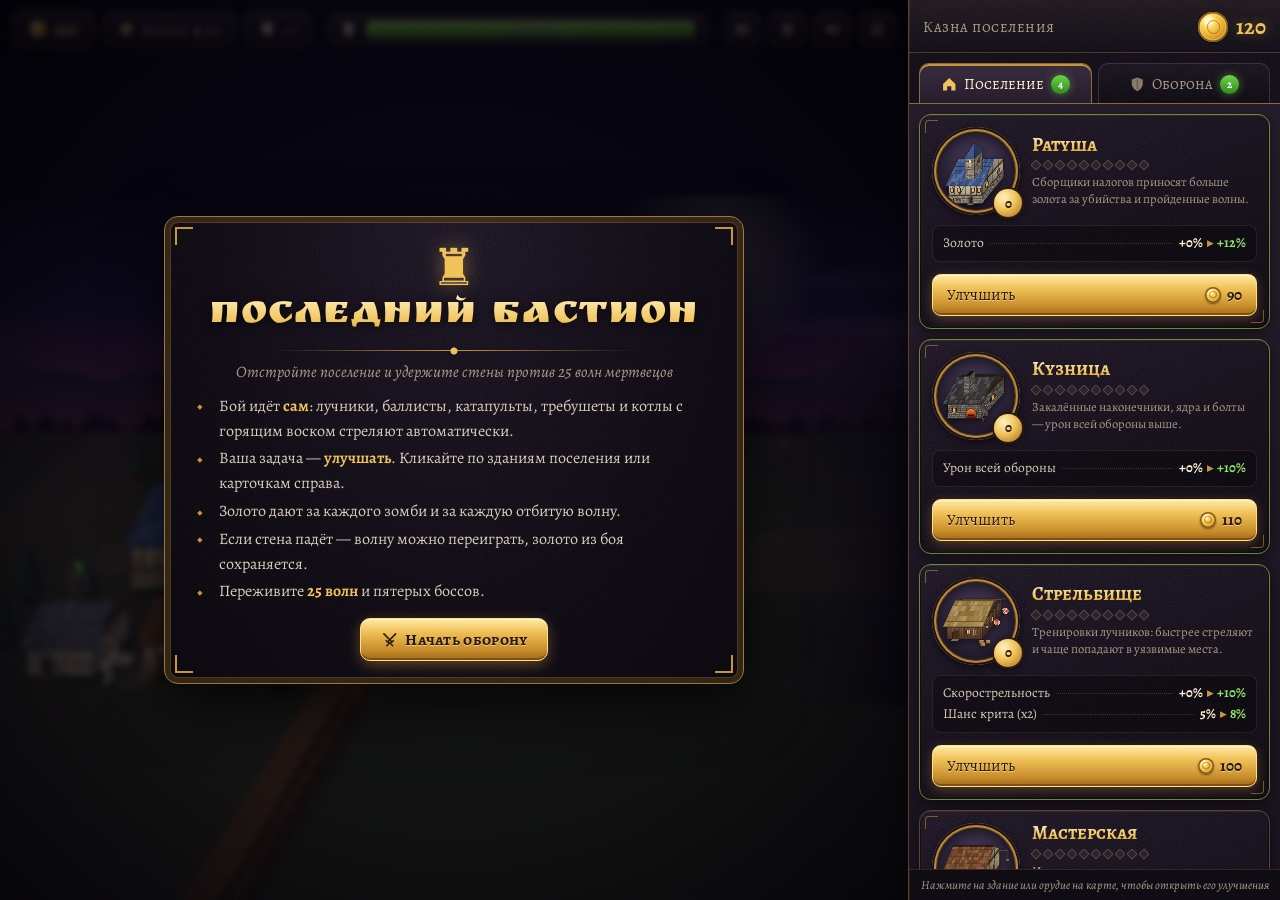
<file: index.html>
<!doctype html>
<html lang="ru">
<head>
  <meta charset="utf-8">
  <meta name="viewport" content="width=device-width, initial-scale=1, viewport-fit=cover">
  <title>Последний Бастион</title>
  <meta name="description" content="2.5D защита замка: отстройте поселение и переживите 25 волн зомби.">
  <link rel="preconnect" href="https://fonts.googleapis.com">
  <link rel="preconnect" href="https://fonts.gstatic.com" crossorigin>
  <link href="https://fonts.googleapis.com/css2?family=Alegreya:ital,wght@0,400;0,700;1,400&family=Alegreya+SC:wght@500;700&family=Ruslan+Display&display=swap" rel="stylesheet">
  <link rel="stylesheet" href="css/style.css">
</head>
<body>
  <div id="app">
    <main id="stage-wrap">
      <div id="stage">
        <canvas id="game"></canvas>

        <div id="hud">
          <div class="hud-group">
            <div class="plaque gold" id="goldPill" title="Золото"><i class="coin"></i><span id="gold">0</span></div>
            <div class="plaque" title="Волна"><i class="ico" data-icon="shield"></i><span class="lab">Волна</span><b id="wave">1</b><span class="dim">/25</span></div>
            <div class="plaque enemies" title="Осталось зомби"><i class="ico" data-icon="skull"></i><span id="enemies">—</span></div>
          </div>
          <div class="wallbar" title="Прочность стены">
            <i class="ico" data-icon="tower"></i>
            <div class="bar"><div id="wallFill"></div><span id="wallText"></span></div>
          </div>
          <div class="hud-group">
            <button id="btnSpeed" class="hbtn" title="Скорость"><b>x1</b></button>
            <button id="btnPause" class="hbtn" title="Пауза (P)"><i class="ico" data-icon="pause"></i></button>
            <button id="btnSound" class="hbtn" title="Звук"><i class="ico" data-icon="sound"></i></button>
            <button id="btnMenu" class="hbtn" title="Меню"><i class="ico" data-icon="menu"></i></button>
          </div>
        </div>

        <div id="prep" class="hidden">
          <div class="prep-title">Подготовка к волне <b id="prepWave"></b></div>
          <div class="prep-info" id="prepInfo"></div>
          <div class="prep-row">
            <button id="btnStart" class="btn primary"><i class="ico" data-icon="swords"></i> В бой!</button>
            <label class="auto"><input type="checkbox" id="chkAuto"> Автостарт <span id="prepTimer"></span></label>
          </div>
        </div>

        <div id="toast"></div>
        <div id="overlay" class="hidden"><div class="modal" id="modal"></div></div>
      </div>
    </main>

    <aside id="panel">
      <div class="panel-head">
        <div class="ph-title">Казна поселения</div>
        <div class="ph-gold"><i class="coin big"></i><span id="panelGold">0</span></div>
      </div>
      <div class="tabs">
        <button class="tab active" data-tab="building"><i class="ico" data-icon="house"></i><span>Поселение</span><span class="badge"></span></button>
        <button class="tab" data-tab="defense"><i class="ico" data-icon="shield"></i><span>Оборона</span><span class="badge"></span></button>
      </div>
      <div id="cards"></div>
      <div class="panel-foot">Нажмите на здание или орудие на карте, чтобы открыть его улучшения</div>
    </aside>
  </div>

  <script src="js/config.js"></script>
  <script src="js/engine.js"></script>
  <script src="js/art/common.js"></script>
  <script src="js/art/zombies.js"></script>
  <script src="js/art/units.js"></script>
  <script src="js/art/buildings.js"></script>
  <script src="js/render.js"></script>
  <script src="js/audio.js"></script>
  <script src="js/ui.js"></script>
  <script src="js/main.js"></script>
</body>
</html>
</file>
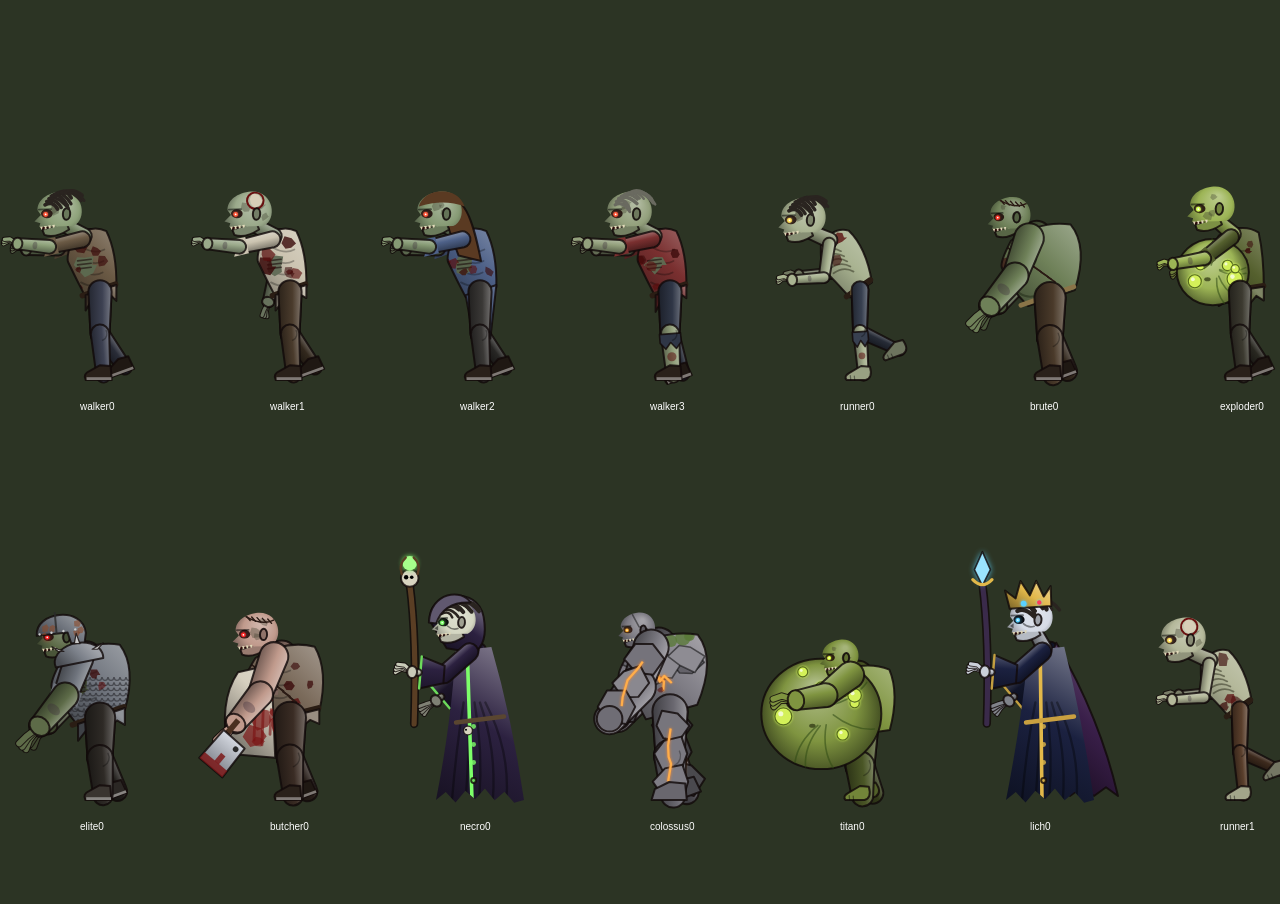
<file: tools/sprites.html>
<!doctype html><meta charset="utf-8"><title>Sprite viewer</title>
<body style="background:#2c3424;margin:0">
<canvas id="c" width="1600" height="900"></canvas>
<script src="../js/config.js"></script><script src="../js/engine.js"></script>
<script src="../js/art/common.js"></script><script src="../js/art/zombies.js"></script>
<script>
const c = document.getElementById('c'), x = c.getContext('2d');
const types = [['walker',0],['walker',1],['walker',2],['walker',3],['runner',0],['brute',0],['exploder',0],['spitter',0],['elite',0],['butcher',0],['necro',0],['colossus',0],['titan',0],['lich',0],['runner',1]];
const anim = new URLSearchParams(location.search).get('anim') || 'walk';
const f = +(new URLSearchParams(location.search).get('f') || 0);
TD.ZArt.setRes(4);
types.forEach(([t,v],i) => {
  const s = TD.ZArt.sprite(t, v, anim, f % ({walk:12,attack:8,spit:6,death:8}[anim]), null, 1);
  const col = i % 8, row = Math.floor(i / 8);
  const px = 100 + col * 190, py = 380 + row * 420;
  x.drawImage(s.img, px + TD.ZArt.BX0*4, py + TD.ZArt.BY0*4);
  x.fillStyle='#fff'; x.fillText(t+v, px-20, py+30);
});
</script>
</file>
<file: css/style.css>
:root {
  --bg: #0b0910;
  --ink: #efe4cf;
  --muted: #a89a86;
  --gold: #f0c35a;
  --gold-2: #c9953a;
  --gold-3: #7a5620;
  --line: #4a3a2c;
  --good: #8fe36a;
  --bad: #ff6a5a;
  --font: 'Alegreya', Georgia, 'Times New Roman', serif;
  --font-sc: 'Alegreya SC', 'Alegreya', Georgia, serif;
  --font-title: 'Ruslan Display', 'Alegreya SC', Georgia, serif;
  --noise: url("data:image/svg+xml;utf8,<svg xmlns='http://www.w3.org/2000/svg' width='160' height='160'><filter id='n'><feTurbulence type='fractalNoise' baseFrequency='.85' numOctaves='3' stitchTiles='stitch'/><feColorMatrix values='0 0 0 0 0  0 0 0 0 0  0 0 0 0 0  0 0 0 .55 0'/></filter><rect width='100%' height='100%' filter='url(%23n)'/></svg>");
  --plaque: linear-gradient(180deg, #2c2335 0%, #1b1522 55%, #140f19 100%);
}

* { box-sizing: border-box; }
html, body { margin: 0; height: 100%; background: var(--bg); color: var(--ink); font-family: var(--font); overflow: hidden; -webkit-font-smoothing: antialiased; }
button { font-family: inherit; }
svg { display: block; }
i.ico { display: inline-flex; width: 1.1em; height: 1.1em; vertical-align: -0.18em; }
i.ico svg { width: 100%; height: 100%; }

/* Монета */
.coin { display: inline-block; width: 1em; height: 1em; border-radius: 50%; vertical-align: -0.14em; flex-shrink: 0;
  background: radial-gradient(circle at 35% 30%, #fff6c8 0 12%, #ffd75e 24%, #e0a22a 58%, #8a5a14 100%);
  box-shadow: inset 0 0 0 1.5px rgba(122, 76, 10, .9), inset 0 0 0 3px rgba(255, 230, 140, .35), 0 1px 2px rgba(0,0,0,.5); position: relative; }
.coin::after { content: ''; position: absolute; inset: 28%; border-radius: 50%; border: 1px solid rgba(122, 76, 10, .55); }
.coin.big { width: 1.35em; height: 1.35em; }

#app { display: flex; height: 100vh; height: 100dvh; width: 100vw; }
#stage-wrap { flex: 1; min-width: 0; display: flex; align-items: center; justify-content: center; background: #07060b; }
#stage { position: relative; width: 100%; height: 100%; overflow: hidden; }
#game { position: absolute; inset: 0; width: 100%; height: 100%; display: block; touch-action: manipulation; }

/* ---------- HUD ---------- */
#hud { position: absolute; top: 0; left: 0; right: 0; display: flex; align-items: center; justify-content: space-between; gap: 10px; padding: 10px 12px; pointer-events: none; font-size: clamp(12px, 1.2vw, 16px); }
#hud > * { pointer-events: auto; }
.hud-group { display: flex; gap: 8px; align-items: center; }
.plaque { display: flex; align-items: center; gap: .45em; padding: .35em .9em; border-radius: 10px; white-space: nowrap;
  background: var(--plaque); border: 1px solid #7a5c30;
  box-shadow: inset 0 1px 0 rgba(255,225,160,.18), inset 0 0 0 1px rgba(0,0,0,.5), 0 3px 10px rgba(0,0,0,.5); }
.plaque .ico { color: #c9a35a; }
.plaque .lab { color: var(--muted); font-family: var(--font-sc); }
.plaque b { color: #fff3d6; font-family: var(--font-sc); }
.plaque .dim { color: var(--muted); margin-left: -.3em; }
.plaque.gold { font-family: var(--font-sc); font-weight: 700; font-size: 1.15em; color: var(--gold); text-shadow: 0 0 10px rgba(240,195,90,.35); }
.plaque.enemies .ico { color: #d9d2c0; }
.bump { animation: bump .35s ease; }
@keyframes bump { 40% { transform: scale(1.12); filter: brightness(1.3); } }

.wallbar { flex: 1; max-width: 380px; display: flex; align-items: center; gap: 8px; padding: .32em .7em; border-radius: 10px; background: var(--plaque); border: 1px solid #7a5c30; box-shadow: inset 0 1px 0 rgba(255,225,160,.18), 0 3px 10px rgba(0,0,0,.5); }
.wallbar .ico { color: #b8b0a2; }
.wallbar .bar { position: relative; flex: 1; height: 1.25em; background: linear-gradient(#1a0c0e, #2a1416); border-radius: 6px; overflow: hidden; box-shadow: inset 0 1px 3px rgba(0,0,0,.8); border: 1px solid #3a2a20; }
#wallFill { position: absolute; inset: 0 auto 0 0; transition: width .2s; border-radius: 5px;
  background: linear-gradient(180deg, #a6e86a 0%, #5aa83a 50%, #3a7a24 100%); box-shadow: inset 0 1px 0 rgba(255,255,255,.35); }
#wallFill::after { content: ''; position: absolute; inset: 0; background: repeating-linear-gradient(90deg, transparent 0 14px, rgba(0,0,0,.18) 14px 15px); }
#wallFill.mid { background: linear-gradient(180deg, #ffd87a, #d89a2a 50%, #9a6414); }
#wallFill.low { background: linear-gradient(180deg, #ff8a6a, #c8322a 50%, #7a1414); animation: blink .6s infinite alternate; }
@keyframes blink { to { filter: brightness(1.45); } }
#wallText { position: absolute; inset: 0; display: flex; align-items: center; justify-content: center; font-size: .8em; color: #fff; font-family: var(--font-sc); text-shadow: 0 1px 2px #000, 0 0 4px #000; }

.hbtn { cursor: pointer; width: 2.4em; height: 2.2em; display: inline-flex; align-items: center; justify-content: center; padding: 0 .4em; border-radius: 9px; color: #e8dcc0;
  background: var(--plaque); border: 1px solid #7a5c30; box-shadow: inset 0 1px 0 rgba(255,225,160,.18), 0 3px 10px rgba(0,0,0,.5); transition: filter .15s, transform .08s; font-size: 1em; }
.hbtn svg { width: 1.1em; height: 1.1em; }
.hbtn b { font-family: var(--font-sc); font-size: 1.05em; }
.hbtn:hover { filter: brightness(1.25); }
.hbtn:active { transform: translateY(1px); }
.hbtn.on { color: var(--gold); border-color: var(--gold); box-shadow: 0 0 10px rgba(240,195,90,.35), inset 0 1px 0 rgba(255,225,160,.2); }

/* ---------- Кнопки ---------- */
.btn { cursor: pointer; display: inline-flex; align-items: center; gap: .45em; justify-content: center; border-radius: 10px; padding: .6em 1.2em; font-size: 1em; font-family: var(--font-sc); letter-spacing: .3px;
  color: var(--ink); background: linear-gradient(#3a2e3e, #211a28); border: 1px solid #7a5c30; box-shadow: inset 0 1px 0 rgba(255,225,160,.2), 0 3px 8px rgba(0,0,0,.5); transition: transform .08s, filter .15s; }
.btn:hover { filter: brightness(1.2); }
.btn:active { transform: translateY(1px) scale(.98); }
.btn.primary { color: #2a1804; font-weight: 700; text-shadow: 0 1px 0 rgba(255,240,200,.6); border-color: #ffe08a;
  background: linear-gradient(180deg, #ffe9a6 0%, #f0c35a 30%, #c98e2c 75%, #a06a1a 100%); box-shadow: inset 0 1px 0 #fff6d0, inset 0 -2px 0 rgba(90,50,10,.5), 0 4px 14px rgba(240,170,60,.35); }
.btn.danger { background: linear-gradient(#b8383a, #6a1416); border-color: #ff8a7a; color: #fff; }
.btn:disabled { opacity: .55; cursor: default; filter: none; }

/* ---------- Подготовка ---------- */
#prep { position: absolute; left: 50%; bottom: 16px; transform: translateX(-50%); text-align: center; min-width: min(440px, 90%); padding: 12px 20px 14px; border-radius: 14px; font-size: clamp(12px, 1.15vw, 15px);
  background: var(--noise), linear-gradient(180deg, rgba(40,30,48,.95), rgba(18,13,22,.95)); border: 1px solid #8a6a3a;
  box-shadow: inset 0 1px 0 rgba(255,225,160,.2), inset 0 0 0 4px rgba(0,0,0,.25), 0 8px 30px rgba(0,0,0,.6); animation: rise .35s ease; }
#prep.hidden { display: none; }
@keyframes rise { from { opacity: 0; transform: translate(-50%, 20px); } }
.prep-title { font-family: var(--font-sc); font-size: 1.3em; margin-bottom: 4px; color: #f3e6c8; }
.prep-title b { color: var(--gold); }
.prep-info { color: var(--muted); font-size: .95em; line-height: 1.45; margin-bottom: 10px; }
.prep-info .warn { color: #ffcf7a; }
.prep-info .danger { color: var(--bad); font-weight: 700; }
.prep-row { display: flex; gap: 16px; align-items: center; justify-content: center; flex-wrap: wrap; }
.auto { color: var(--muted); cursor: pointer; user-select: none; display: inline-flex; align-items: center; gap: .4em; }
.auto input { accent-color: var(--gold); width: 1.05em; height: 1.05em; }

/* ---------- Тосты ---------- */
#toast { position: absolute; right: 14px; top: 64px; display: flex; flex-direction: column; gap: 6px; align-items: flex-end; pointer-events: none; font-size: clamp(12px, 1.1vw, 14px); }
.toast-item { background: linear-gradient(90deg, rgba(30,22,36,.95), rgba(22,16,28,.95)); border: 1px solid #8a6a3a; border-left: 3px solid var(--gold); color: var(--ink); padding: 7px 14px; border-radius: 8px; animation: tin .25s ease; transition: opacity .5s, transform .5s; box-shadow: 0 4px 14px rgba(0,0,0,.5); }
.toast-item b { color: var(--gold); font-family: var(--font-sc); }
.toast-item.out { opacity: 0; transform: translateX(20px); }
@keyframes tin { from { opacity: 0; transform: translateX(30px); } }

/* ---------- Окна ---------- */
#overlay { position: absolute; inset: 0; background: radial-gradient(ellipse at center, rgba(10,6,16,.55), rgba(4,2,8,.82)); display: flex; align-items: center; justify-content: center; backdrop-filter: blur(3px); z-index: 5; }
#overlay.hidden { display: none; }
.modal { position: relative; max-width: min(580px, 92%); max-height: 92%; overflow: auto; text-align: center; padding: 26px 32px 22px; border-radius: 14px; font-size: clamp(13px, 1.25vw, 16px); animation: pop .3s ease;
  background: var(--noise), radial-gradient(ellipse at top, #2e2438 0%, #19131f 60%, #110d16 100%);
  border: 1px solid #9a7a40; box-shadow: inset 0 0 0 5px rgba(0,0,0,.35), inset 0 0 0 6px rgba(201,149,58,.35), 0 18px 60px rgba(0,0,0,.75); }
@keyframes pop { from { opacity: 0; transform: scale(.94); } }
.corner { position: absolute; width: 18px; height: 18px; border: 2px solid var(--gold-2); }
.corner.tl { top: 10px; left: 10px; border-right: none; border-bottom: none; }
.corner.tr { top: 10px; right: 10px; border-left: none; border-bottom: none; }
.corner.bl { bottom: 10px; left: 10px; border-right: none; border-top: none; }
.corner.br { bottom: 10px; right: 10px; border-left: none; border-top: none; }
.modal h1 { margin: 0; font-family: var(--font-title); font-weight: 400; font-size: 2.5em; letter-spacing: 1px; line-height: 1.1;
  background: linear-gradient(180deg, #fff1c0 0%, #f0c35a 45%, #b37a24 100%); -webkit-background-clip: text; background-clip: text; color: transparent; filter: drop-shadow(0 2px 6px rgba(0,0,0,.6)); }
.modal h1::after { content: ''; display: block; height: 10px; margin: 8px auto 4px; width: 70%;
  background: radial-gradient(circle, var(--gold) 0 3px, transparent 4px) center / 10px 10px no-repeat, linear-gradient(90deg, transparent, var(--gold-2), transparent) center / 100% 1px no-repeat; }
.modal h2 { margin: 0 0 10px; font-family: var(--font-sc); font-size: 1.9em; }
.modal h2.bad { color: var(--bad); }
.modal h2.good { color: var(--good); }
.modal p { line-height: 1.5; }
.modal .sub { color: var(--muted); margin: 4px 0 10px; font-style: italic; }
.modal .logo { font-size: 3.2em; line-height: 1; color: var(--gold); text-shadow: 0 0 20px rgba(240,195,90,.45); }
.howto { text-align: left; color: #d8cdbb; line-height: 1.55; padding: 0; margin: 10px 0 14px; list-style: none; }
.howto li { position: relative; padding-left: 1.4em; margin: 3px 0; }
.howto li::before { content: '◆'; position: absolute; left: 0; color: var(--gold-2); font-size: .8em; top: .2em; }
.howto b { color: var(--gold); }
.modal-btns { display: flex; gap: 10px; justify-content: center; flex-wrap: wrap; margin-top: 12px; }
.stats { display: grid; grid-template-columns: 1fr 1fr; gap: 8px; margin: 14px 0; }
.stats div { background: rgba(0,0,0,.25); border: 1px solid var(--line); border-radius: 10px; padding: 8px; display: flex; flex-direction: column; }
.stats span { color: var(--muted); font-size: .85em; }
.stats b { font-size: 1.35em; color: var(--gold); font-family: var(--font-sc); }

/* ---------- Панель улучшений ---------- */
#panel { width: 372px; flex-shrink: 0; display: flex; flex-direction: column; min-height: 0; position: relative;
  background: var(--noise), linear-gradient(180deg, #1f1826 0%, #15111b 100%); border-left: 1px solid #5a4430; box-shadow: inset 1px 0 0 rgba(255,220,150,.08), -6px 0 20px rgba(0,0,0,.4); }
.panel-head { display: flex; align-items: center; justify-content: space-between; padding: 12px 14px 10px; border-bottom: 1px solid rgba(201,149,58,.25); background: linear-gradient(180deg, rgba(255,220,150,.06), transparent); }
.ph-title { font-family: var(--font-sc); color: var(--muted); font-size: 15px; letter-spacing: .5px; }
.ph-gold { display: flex; align-items: center; gap: 8px; font-family: var(--font-sc); font-weight: 700; font-size: 22px; color: var(--gold); text-shadow: 0 0 12px rgba(240,195,90,.35); }
.tabs { display: flex; padding: 10px 10px 0; gap: 6px; }
.tab { flex: 1; cursor: pointer; display: flex; align-items: center; justify-content: center; gap: 7px; padding: 10px 6px 9px; font-size: 15px; font-family: var(--font-sc); color: var(--muted); position: relative;
  background: linear-gradient(180deg, rgba(255,255,255,.03), rgba(0,0,0,.15)); border: 1px solid #3e3040; border-bottom: none; border-radius: 10px 10px 0 0; transition: color .2s, background .2s; }
.tab .ico { color: #8a7a68; }
.tab:hover { color: var(--ink); }
.tab.active { color: #fff0cc; background: linear-gradient(180deg, #3a2c40, #261d2c); border-color: #8a6a3a; box-shadow: inset 0 2px 0 var(--gold-2); }
.tab.active .ico { color: var(--gold); }
.tab .badge { min-width: 19px; padding: 0 5px; border-radius: 999px; background: linear-gradient(#6ed24a, #2f8a1c); color: #fff; font-size: 11px; line-height: 19px; font-family: var(--font); font-weight: 700; box-shadow: 0 0 8px rgba(110,210,74,.5); }
#cards { flex: 1; overflow-y: auto; padding: 10px; display: flex; flex-direction: column; gap: 10px; background: linear-gradient(180deg, #261d2c, #1a1420); border-top: 1px solid #8a6a3a; scrollbar-width: thin; scrollbar-color: #5a4630 transparent; }
.panel-foot { font-size: 12px; color: var(--muted); text-align: center; padding: 7px 10px; border-top: 1px solid rgba(201,149,58,.2); font-style: italic; }

/* Карточка */
.card { position: relative; display: grid; grid-template-columns: 88px 1fr; gap: 4px 12px; padding: 12px; border-radius: 12px; cursor: pointer;
  background: var(--noise), linear-gradient(160deg, #31263a 0%, #221a29 55%, #1a141f 100%);
  border: 1px solid #5a4430; box-shadow: inset 0 1px 0 rgba(255,225,160,.12), inset 0 0 0 1px rgba(0,0,0,.4), 0 4px 14px rgba(0,0,0,.45); transition: border-color .2s, box-shadow .2s, transform .15s; }
.card::before, .card::after { content: ''; position: absolute; width: 12px; height: 12px; border: 1.5px solid rgba(201,149,58,.55); pointer-events: none; }
.card::before { top: 5px; left: 5px; border-right: none; border-bottom: none; border-radius: 4px 0 0 0; }
.card::after { bottom: 5px; right: 5px; border-left: none; border-top: none; border-radius: 0 0 4px 0; }
.card:hover { border-color: #8a6a3a; }
.card.can { border-color: #6a8a3a; }
.card.selected { border-color: var(--gold); box-shadow: 0 0 0 1px var(--gold), 0 0 22px rgba(240,195,90,.3), inset 0 1px 0 rgba(255,225,160,.15); }
.card.pulse { animation: cpulse .9s ease; }
@keyframes cpulse { 30% { box-shadow: 0 0 0 2px var(--gold), 0 0 30px rgba(240,195,90,.6); transform: scale(1.01); } }
.card.upgraded .card-art { animation: artflash .8s ease; }
@keyframes artflash { 20% { filter: brightness(1.8) drop-shadow(0 0 12px #ffd86a); } }

.card-art { position: relative; width: 88px; height: 88px; border-radius: 50%; grid-row: span 1;
  background: radial-gradient(circle at 50% 38%, #4a3e5c 0%, #251d30 60%, #140f1a 100%);
  box-shadow: inset 0 0 0 2px #1a1218, inset 0 0 0 4px #b8893a, inset 0 0 0 5px #5a3e18, inset 0 6px 14px rgba(0,0,0,.6), 0 3px 8px rgba(0,0,0,.5); }
.art-frame { position: absolute; inset: 6px; border-radius: 50%; overflow: hidden; display: flex; align-items: center; justify-content: center; }
.art-frame .thumb { width: 92%; height: 92%; filter: drop-shadow(0 3px 3px rgba(0,0,0,.55)); }
.card.unbuilt .art-frame .thumb { filter: grayscale(.85) brightness(.6) drop-shadow(0 3px 3px rgba(0,0,0,.55)); }
.lvl-gem { position: absolute; right: -2px; bottom: -2px; min-width: 28px; height: 28px; padding: 0 5px; display: flex; align-items: center; justify-content: center; border-radius: 50%;
  font-family: var(--font-sc); font-weight: 700; font-size: 14px; color: #2a1804;
  background: radial-gradient(circle at 35% 30%, #fff1c0, #f0c35a 45%, #a06a1a 100%); box-shadow: 0 0 0 2px #2a1a10, 0 2px 6px rgba(0,0,0,.6); }
.card.unbuilt .lvl-gem { background: radial-gradient(circle at 35% 30%, #8a8290, #4a4450 60%, #2a2630); color: #d8d0c4; }
.card-main { min-width: 0; display: flex; flex-direction: column; justify-content: center; }
.card-name { font-family: var(--font-sc); font-weight: 700; font-size: 19px; line-height: 1.1;
  background: linear-gradient(180deg, #fff1c8, #f0c35a 60%, #c9953a); -webkit-background-clip: text; background-clip: text; color: transparent; }
.pips { display: flex; flex-wrap: wrap; gap: 4px; margin: 6px 0 5px; }
.pip { width: 8px; height: 8px; transform: rotate(45deg); background: #2a2230; border: 1px solid #5a4a3a; border-radius: 1px; }
.pip.on { background: linear-gradient(135deg, #fff1c0, #f0c35a 50%, #b07a24); border-color: #ffe08a; box-shadow: 0 0 4px rgba(240,195,90,.6); }
.pips.dense { gap: 3px; }
.pips.dense .pip { width: 6.5px; height: 6.5px; }
.card-desc { font-size: 12.5px; color: var(--muted); line-height: 1.32; }
.card-fx { grid-column: 1 / -1; margin-top: 6px; padding: 7px 10px; border-radius: 8px; background: rgba(0,0,0,.28); border: 1px solid rgba(201,149,58,.15); font-size: 13.5px; }
.fx-row { display: flex; align-items: baseline; gap: 6px; line-height: 1.55; }
.fx-lab { color: #d8ccb6; white-space: nowrap; }
.fx-dots { flex: 1; border-bottom: 1px dotted rgba(201,149,58,.3); transform: translateY(-3px); min-width: 10px; }
.fx-val { color: #fff3d6; font-weight: 700; white-space: nowrap; }
.fx-arrow { color: var(--gold-2); margin: 0 4px; font-size: .9em; }
.fx-next { color: var(--good); }
.fx-note { color: var(--muted); font-size: 12px; font-style: italic; }
.fx-max { text-align: center; color: var(--gold); font-family: var(--font-sc); font-size: 13px; margin-top: 2px; }

.upg { grid-column: 1 / -1; margin-top: 8px; cursor: pointer; display: flex; align-items: center; justify-content: space-between; gap: 10px; padding: 9px 14px; border-radius: 9px; font-family: var(--font-sc); font-size: 15px;
  color: #a89a86; background: linear-gradient(180deg, #34303a, #1e1b22); border: 1px solid #4a4250; box-shadow: inset 0 1px 0 rgba(255,255,255,.08), 0 2px 6px rgba(0,0,0,.4); transition: filter .15s, transform .08s; }
.upg .price { display: inline-flex; align-items: center; gap: 6px; font-weight: 700; font-size: 16px; }
.upg.cant .price b { color: #e07a6a; }
.card.can .upg { color: #2a1804; text-shadow: 0 1px 0 rgba(255,240,200,.6); border-color: #ffe08a;
  background: linear-gradient(180deg, #ffe9a6 0%, #f0c35a 32%, #c98e2c 78%, #a06a1a 100%); box-shadow: inset 0 1px 0 #fff6d0, inset 0 -2px 0 rgba(90,50,10,.5), 0 3px 12px rgba(240,170,60,.3); }
.card.can .upg:hover { filter: brightness(1.1); box-shadow: inset 0 1px 0 #fff6d0, 0 0 18px rgba(240,195,90,.55); }
.upg:active { transform: translateY(1px); }
.card.maxed .upg { justify-content: center; color: var(--gold); background: linear-gradient(180deg, #3a2c18, #241a0e); border-color: #8a6a3a; cursor: default; }
.card.maxed .upg .price { display: none; }
.upg.shake { animation: shake .35s; }
@keyframes shake { 20%, 60% { transform: translateX(-4px); } 40%, 80% { transform: translateX(4px); } }

/* ---------- Мобильная раскладка ---------- */
@media (max-width: 900px), (orientation: portrait) {
  #app { flex-direction: column; }
  #stage-wrap { flex: none; }
  #stage { width: 100%; height: auto; aspect-ratio: 16 / 9; }
  #panel { width: 100%; flex: 1; border-left: none; border-top: 1px solid #5a4430; }
  #cards { display: grid; grid-template-columns: repeat(auto-fill, minmax(280px, 1fr)); align-content: start; }
  .panel-head { padding: 8px 12px; }
  .ph-gold { font-size: 18px; }
  #hud { padding: 5px 6px; gap: 5px; font-size: 11px; }
  .hud-group { gap: 4px; }
  .plaque { padding: .25em .55em; border-radius: 8px; }
  .plaque .lab { display: none; }
  .wallbar { max-width: none; padding: .25em .5em; }
  .wallbar .ico { display: none; }
  .hbtn { width: 2.1em; height: 2em; border-radius: 7px; }
  #prep { bottom: 6px; padding: 5px 10px; display: flex; align-items: center; gap: 10px; min-width: 0; white-space: nowrap; border-radius: 10px; }
  #prep.hidden { display: none; }
  .prep-title { font-size: 1em; margin: 0; }
  .prep-info { display: none; }
  .prep-row { gap: 8px; flex-wrap: nowrap; }
  #btnStart { padding: .35em .8em; }
  .panel-foot { display: none; }
}
@media (max-width: 520px) {
  .plaque.enemies { display: none; }
  .modal { padding: 18px 16px; }
  .card { grid-template-columns: 72px 1fr; }
  .card-art { width: 72px; height: 72px; }
}
@media (orientation: landscape) and (max-height: 520px) {
  #app { flex-direction: row; }
  #stage-wrap { flex: 1; }
  #stage { width: 100%; height: 100%; aspect-ratio: auto; }
  #panel { width: 290px; flex: none; border-top: none; border-left: 1px solid #5a4430; }
  #cards { display: flex; }
  .card { grid-template-columns: 60px 1fr; padding: 9px; }
  .card-art { width: 60px; height: 60px; }
  .lvl-gem { min-width: 22px; height: 22px; font-size: 12px; }
  .card-desc { display: none; }
  .card-name { font-size: 16px; }
  .tab { font-size: 13px; padding: 6px 4px; }
  .panel-head { padding: 6px 10px; }
}
</file>
